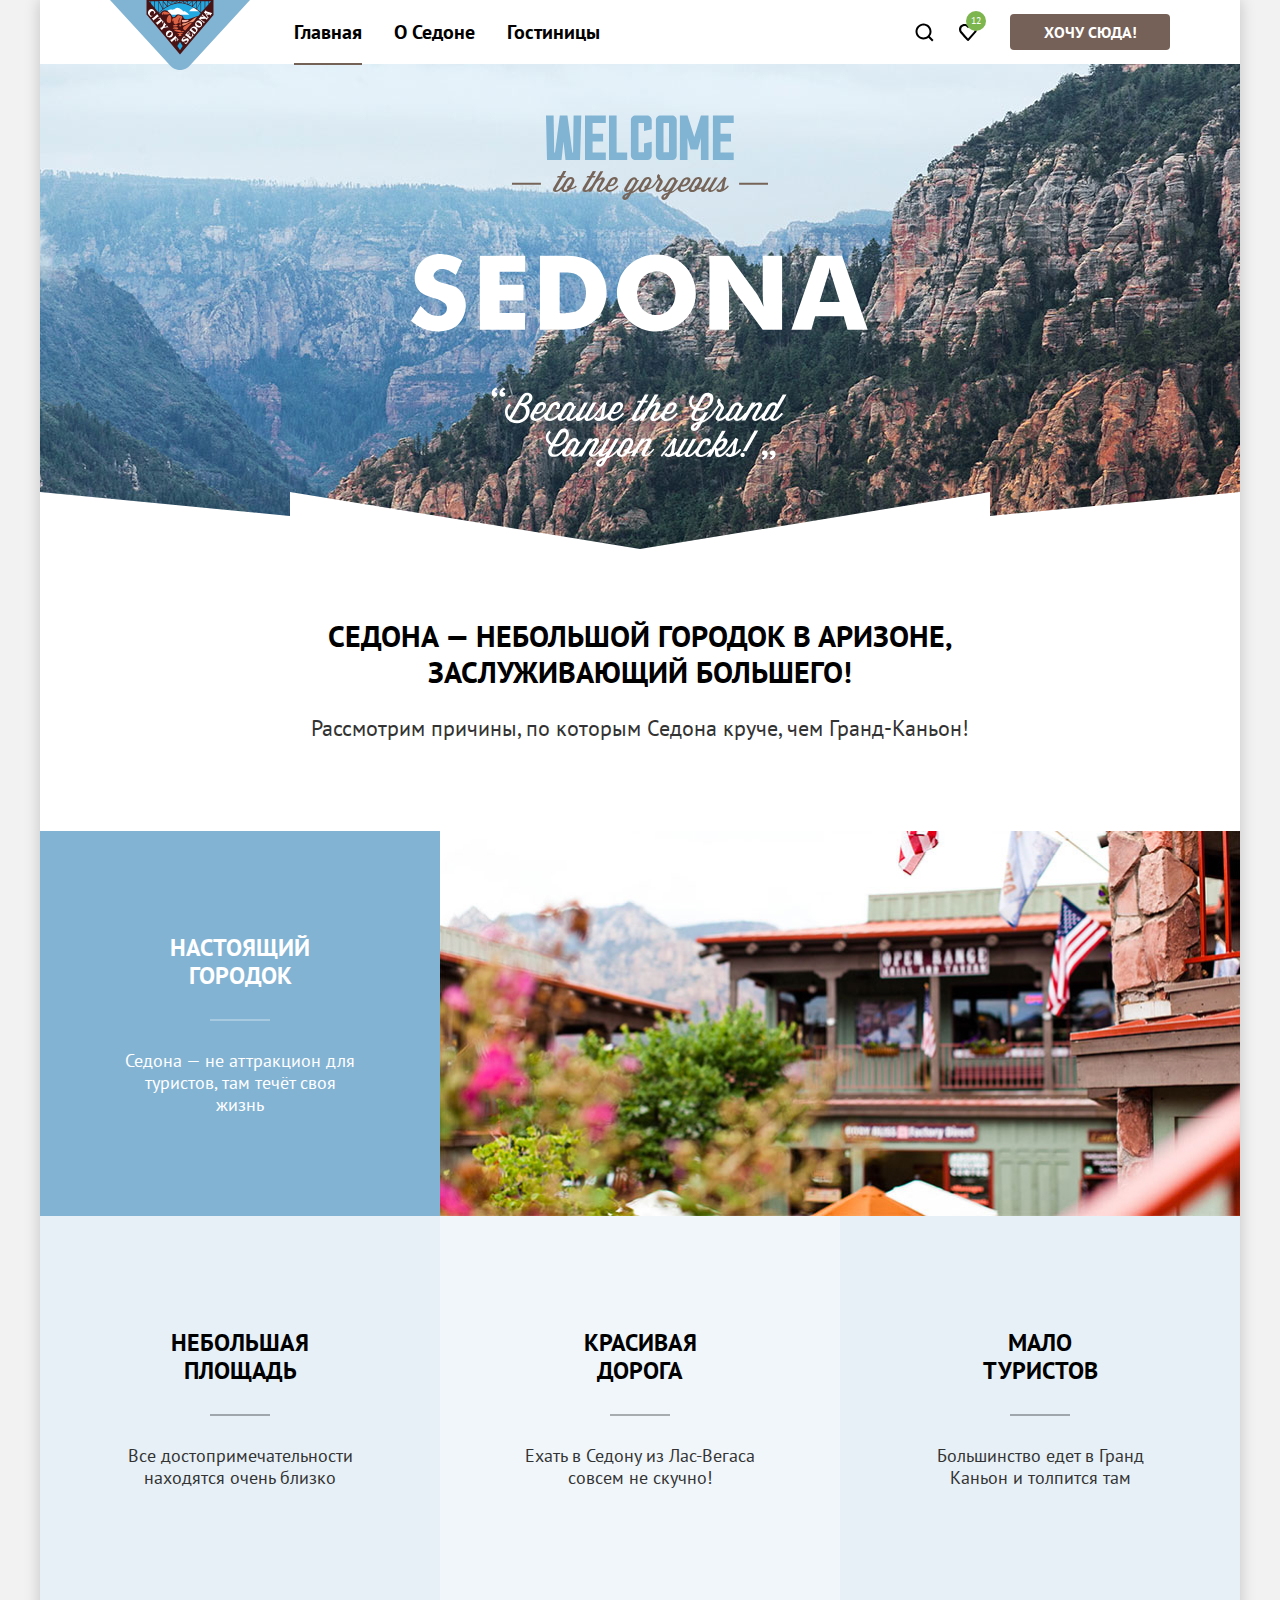
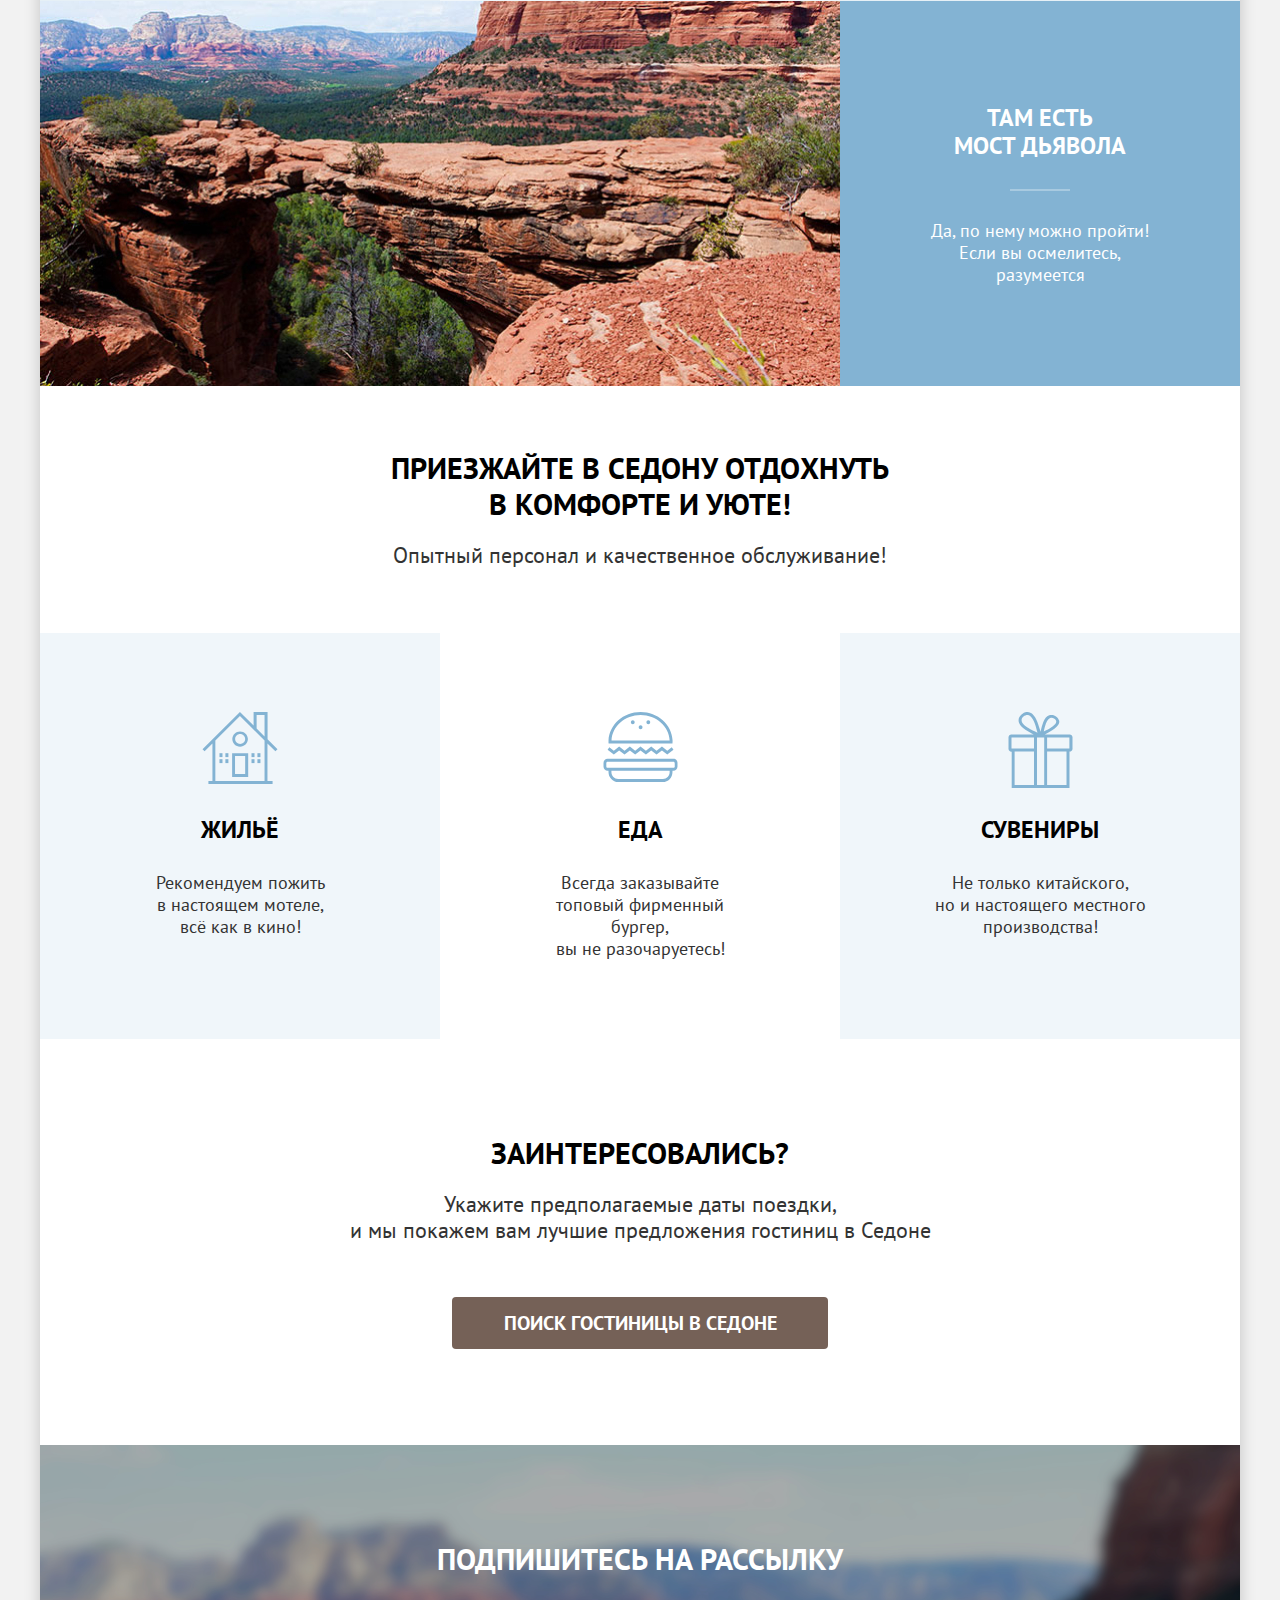
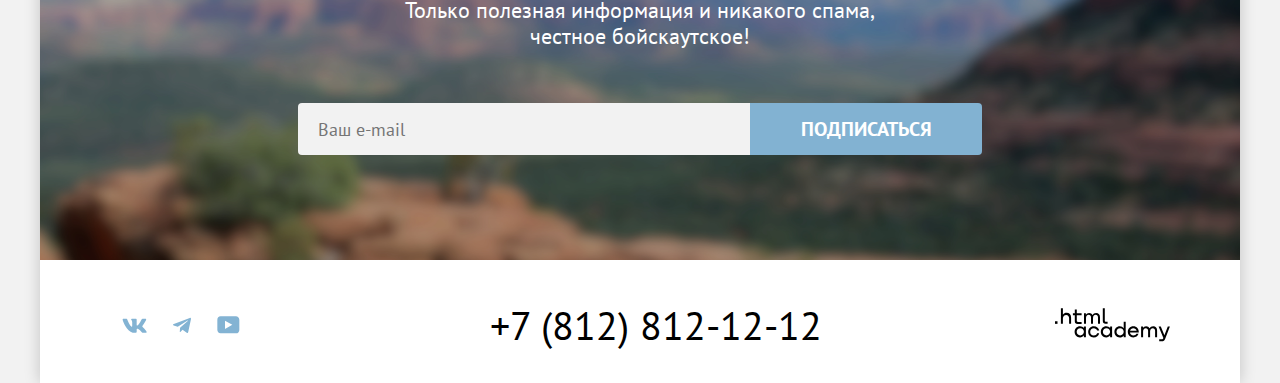
<file: index.html>
<!DOCTYPE html>
<html lang="ru">

  <head>
    <meta charset="utf-8">
    <title>HTML Academy: Седона</title>
    <link rel="icon" href="favicon.ico">
    <link rel="stylesheet" href="./styles/style.css">
  </head>

  <body class="home">
    <div class="container">
      <header class="header">
        <a href="index.html" class="logo-link">
          <img src="./images/logo.svg" alt="#" class="logo-image" width="140" height="70">
        </a>
        <nav class="nav">
          <ul class="main-menu">
            <li class="menu-item">
              <a href="#" class="menu-link menu-link-active">Главная</a>
            </li>
            <li class="menu-item">
              <a href="#" class="menu-link">О Седоне</a>
            </li>
            <li class="menu-item">
              <a href="catalog.html" class="menu-link">Гостиницы</a>
            </li>
          </ul>
          <ul class="user-menu">
            <li class="user-menu-item">
              <a href="#" class="user-menu-link menu-search">
                <span class="visually-hidden">Поиск по сайту</span>
                <svg width="20" height="20" viewBox="0 0 20 20" fill="none" xmlns="http://www.w3.org/2000/svg">
                  <path
                    d="M19.5 18.0083L15.8 14.3287C16.8 13.0359 17.5 11.3453 17.5 9.4558C17.5 5.08011 13.9 1.5 9.5 1.5C5.1 1.5 1.5 5.17956 1.5 9.55525C1.5 13.9309 5.1 17.511 9.5 17.511C11.3 17.511 13 16.9144 14.4 15.8204L18.1 19.5L19.5 18.0083ZM9.5 15.5221C6.2 15.5221 3.5 12.837 3.5 9.55525C3.5 6.27348 6.2 3.5884 9.5 3.5884C12.8 3.5884 15.5 6.27348 15.5 9.55525C15.5 12.837 12.8 15.5221 9.5 15.5221Z"
                    fill="currentColor" />
                </svg>
              </a>
            </li>
            <li class="user-menu-item">
              <a href="#" class="user-menu-link menu-favorite">
                <span class="visually-hidden">Избранное</span>
                <svg width="18" height="17" viewBox="0 0 18 17" fill="none" xmlns="http://www.w3.org/2000/svg">
                  <path
                    d="M8.9 17C8.6 17 8.3 16.9 8.1 16.6C2.7 10.5 1.4 9.1 1.1 8.7C0.4 7.8 0 6.6 0 5.4C0 2.4 2.4 0 5.5 0C6.8 0 8 0.5 9 1.3C10 0.5 11.3 0 12.5 0C15.5 0 18 2.4 18 5.4C18 6.7 17.5 7.9 16.7 8.8L9.7 16.7C9.5 16.9 9.3 17 8.9 17ZM2.9 7.5C3.2 7.9 6.4 11.5 9 14.4L15.2 7.4C15.7 6.9 15.9 6.2 15.9 5.4C15.9 3.6 14.4 2.1 12.6 2.1C11.6 2.1 10.6 2.6 9.9 3.4C9.6 3.7 9.3 3.8 9 3.8C8.7 3.8 8.4 3.6 8.2 3.4C7.5 2.6 6.5 2.1 5.5 2.1C3.7 2.1 2.2 3.6 2.2 5.4C2.1 6.3 2.5 7 2.9 7.5C2.8 7.5 2.8 7.5 2.9 7.5Z"
                    fill="CurrentColor" />
                </svg>
                <span class="fav-count">12</span>
              </a>
            </li>
            <li class="user-menu-item">
              <a href="#" class="user-menu-link-button">Хочу сюда!</a>
            </li>
          </ul>
        </nav>
      </header>
      <main class="main">
        <h1 class="visually-hidden">Неофициальный сайт города Седона</h1>
        <section class="welcome">
          <h2 class="visually-hidden">Приглашение посетить туристический город</h2>
          <img src="./images/welcome.svg" alt="" class="welcome-image" width="458" height="352">
        </section>
        <section class="advantages">
          <h2 class="visually-hidden">Преимущества</h2>
          <p class="advantages-text">Седона — небольшой городок в Аризоне,<br> заслуживающий большего!</p>
          <p class="advantages-subtext">Рассмотрим причины, по которым Седона круче, чем Гранд-Каньон!</p>
          <ul class="advantages-list">
            <li class="advantages-item advantages-spec">
              <div class="advantages-cube">
                <h3 class="advantages-title">Настоящий городок</h3>
                <p class="advantages-discription advantages-spec">Седона — не аттракцион для туристов,
                  там течёт своя жизнь</p>
              </div>
              <img src="./images/photo-1.jpg" alt="" class="advantages-image" width="800" height="385">
            </li>
            <li class="advantages-item">
              <div class="advantages-cube">
                <h3 class="advantages-title">Небольшая площадь
                </h3>
                <p class="advantages-discription">Все достопримечательности находятся очень близко</p>
              </div>
            </li>
            <li class="advantages-item">
              <div class="advantages-cube">
                <h3 class="advantages-title">Красивая дорога</h3>
                <p class="advantages-discription">Ехать в Седону из Лас-Вегаса совсем не скучно!</p>
              </div>
            </li>
            <li class="advantages-item">
              <div class="advantages-cube">
                <h3 class="advantages-title">Мало туристов</h3>
                <p class="advantages-discription">Большинство едет в Гранд Каньон и толпится там</p>
              </div>
            </li>
            <li class="advantages-item advantages-spec">
              <img src="./images/photo-2.jpg" alt="" class="advantages-image" width="800" height="385">
              <div class="advantages-cube">
                <h3 class="advantages-title">Там есть<br> мост дьявола</h3>
                <p class="advantages-discription">Да, по нему можно пройти! Если вы осмелитесь,
                  разумеется
                </p>
              </div>
            </li>
          </ul>
        </section>
        <section class="service">
          <h2 class="visually-hidden">Сервис</h2>
          <p class="service-text">Приезжайте в Седону отдохнуть<br> в комфорте и уюте!</p>
          <p class="service-subtext">Опытный персонал и качественное обслуживание!</p>
          <ul class="service-list">
            <li class="service-item house">
              <h3 class="service-title ">Жильё</h3>
              <p class="service-description">Рекомендуем пожить<br> в настоящем мотеле,<br> всё как в
                кино!
              </p>
            </li>
            <li class="service-item burger">
              <h3 class="service-title">Еда</h3>
              <p class="service-description">Всегда заказывайте<br> топовый фирменный бургер,<br> вы не
                разочаруетесь!
              </p>
            </li>
            <li class="service-item present">
              <h3 class="service-title">Сувениры</h3>
              <p class="service-description">Не только китайского,<br> но и настоящего местного<br>
                производства!
              </p>
            </li>
          </ul>
        </section>
        <section class="search">
          <h2 class="visually-hidden">Поиск гостиницы в Седоне</h2>
          <p class="search-text">Заинтересовались?</p>
          <p class="search-subtext">Укажите предполагаемые даты поездки,<br> и мы покажем вам лучшие
            предложения гостиниц в Седоне
          </p>
          <a href="#" class="search-link">Поиск гостиницы в Седоне</a>
        </section>
      </main>
      <footer class="footer">
        <section class="subscription">
          <h2 class="visually-hidden">Подписка на рассылку новостей</h2>
          <p class="subscription-text">Подпишитесь на рассылку</p>
          <p class="subscription-subtext">Только полезная информация и никакого спама,<br> честное
            бойскаутское!
          </p>
          <form action="http://echo.htmlacademy.ru" class="subscribe-form" method="post">
            <input type="email" name="subscribe-email" class="subscribe-input" placeholder="Ваш e-mail" required>
            <button type="submit" class="subscribe-button">Подписаться</button>
          </form>
        </section>
        <section class="contacts">
          <h2 class="visually-hidden">Социальные сети</h2>
          <ul class="socials">
            <li class="social-item">
              <a href="https://vk.com/htmlacademy" class="socials-link">
                <span class="visually-hidden">vkontakte</span>
                <svg width="25" height="15" viewBox="0 0 25 15" fill="none" xmlns="http://www.w3.org/2000/svg">
                  <path fill-rule="evenodd" clip-rule="evenodd"
                    d="M24.1164 1.80445C24.2824 1.25845 24.1164 0.856445 23.3214 0.856445H20.6964C20.0284 0.856445 19.7204 1.20345 19.5534 1.58645C19.5534 1.58645 18.2184 4.78245 16.3274 6.85845C15.7154 7.46045 15.4374 7.65145 15.1034 7.65145C14.9364 7.65145 14.6854 7.46045 14.6854 6.91345V1.80445C14.6854 1.14845 14.5014 0.856445 13.9454 0.856445H9.81738C9.40038 0.856445 9.14938 1.16045 9.14938 1.44945C9.14938 2.07045 10.0954 2.21445 10.1924 3.96245V7.76045C10.1924 8.59345 10.0394 8.74444 9.70538 8.74444C8.81538 8.74444 6.65038 5.53345 5.36538 1.85945C5.11638 1.14445 4.86438 0.856445 4.19338 0.856445H1.56638C0.816382 0.856445 0.666382 1.20345 0.666382 1.58645C0.666382 2.26845 1.55638 5.65645 4.81138 10.1374C6.98138 13.1974 10.0364 14.8564 12.8194 14.8564C14.4884 14.8564 14.6944 14.4884 14.6944 13.8534V11.5404C14.6944 10.8034 14.8524 10.6564 15.3814 10.6564C15.7714 10.6564 16.4384 10.8484 17.9964 12.3234C19.7764 14.0724 20.0694 14.8564 21.0714 14.8564H23.6964C24.4464 14.8564 24.8224 14.4884 24.6064 13.7604C24.3684 13.0364 23.5184 11.9854 22.3914 10.7384C21.7794 10.0284 20.8614 9.26345 20.5824 8.88045C20.1934 8.38945 20.3044 8.17044 20.5824 7.73345C20.5824 7.73345 23.7824 3.30745 24.1154 1.80445H24.1164Z"
                    fill="currentColor" />
                </svg>
              </a>
            </li>
            <li class="social-item">
              <a href="https://t.me/htmlacademy" class="socials-link">
                <span class="visually-hidden">telegram</span>
                <svg width="18" height="16" viewBox="0 0 18 16" fill="none" xmlns="http://www.w3.org/2000/svg">
                  <path
                    d="M16.785 0.955705L0.840489 7.1042C-0.247661 7.54126 -0.241365 8.14828 0.640845 8.41897L4.73445 9.69597L14.2058 3.72014C14.6537 3.44766 15.0629 3.59424 14.7265 3.89281L7.05283 10.8183H7.05103L7.05283 10.8192L6.77045 15.0387C7.18413 15.0387 7.36669 14.8489 7.59871 14.625L9.58705 12.6915L13.7229 15.7464C14.4855 16.1664 15.0332 15.9506 15.2229 15.0405L17.9379 2.2453C18.2158 1.13107 17.5126 0.626562 16.785 0.955705Z"
                    fill="currentColor" />
                </svg>
              </a>
            </li>
            <li class="social-item">
              <a href="https://www.youtube.com/user/htmlacademyru" class="socials-link">
                <span class="visually-hidden">youtube</span>
                <svg width="23" height="18" viewBox="0 0 23 18" fill="none" xmlns="http://www.w3.org/2000/svg">
                  <path
                    d="M18.9402 0.356445H3.50738C1.64668 0.356445 0.333252 1.9502 0.333252 3.75645V13.8502C0.333252 15.7627 1.64668 17.3564 3.50738 17.3564H19.1591C20.8009 17.3564 22.3333 15.7627 22.3333 13.9564V3.75645C22.1143 1.9502 20.8009 0.356445 18.9402 0.356445ZM7.99494 12.8939V4.81894L15.3283 8.85645L7.99494 12.8939Z"
                    fill="currentColor" />
                </svg>
              </a>
            </li>
          </ul>
          <div class="phones">
            <a href="tel:+78128121212" class="phones">+7 (812) 812-12-12</a>
          </div>
          <a href="https://htmlacademy.ru/" class="logo-academy" aria-label="HTMLAcademy">
            <svg width="115" height="34" viewBox="0 0 115 34" role="img" fill="none" xmlns="http://www.w3.org/2000/svg">
              <path d="M0 13.2564V15.8564H2.5V13.2564H0Z" fill="currentColor" />
              <path
                d="M11.6 4.85645C10 4.85645 8.8 5.55645 8 6.55645H7.9V0.356445H5.9V15.8564H7.9V10.5564C7.9 8.45645 9.2 6.95645 11.2 6.95645C13 6.95645 14.1 8.35645 14.1 10.1564V15.8564H16.1V9.75644C16.2 6.75644 14.3 4.85645 11.6 4.85645Z"
                fill="currentColor" />
              <path
                d="M26.6 5.15645H21.8V1.45645H19.8V5.25645H17.9V7.25645H19.8V13.2564C19.8 14.9564 20.8 15.9564 22.5 15.9564H26.6V13.9564H22.9C22.2 13.9564 21.8 13.5564 21.8 12.8564V7.15645H26.6V5.15645Z"
                fill="currentColor" />
              <path
                d="M41.1 4.95645C39.5 4.95645 38.2 5.75644 37.6 7.05645H37.5C36.9 5.85645 35.7 4.95645 34.1 4.95645C32.7 4.95645 31.6 5.75645 31 6.75645H30.9V5.15645H29V15.7564H31V10.3564C31 8.35645 32 6.85645 33.6 6.85645C35.1 6.85645 36 7.85645 36 9.45645V15.7564H38V10.1564C38 7.75645 39.4 6.85645 40.6 6.85645C42.1 6.85645 43 7.85645 43 9.45645V15.7564H45V9.25644C45.1 6.75644 43.6 4.95645 41.1 4.95645Z"
                fill="currentColor" />
              <path
                d="M47.8 13.0564C47.8 14.7564 48.8 15.7564 50.6 15.7564H52.6V13.7564H50.9C50.2 13.7564 49.8 13.3564 49.8 12.6564V0.356445H47.8V13.0564Z"
                fill="currentColor" />
              <path
                d="M28.9 20.0564C28 18.9564 26.7 18.2564 25 18.2564C21.9 18.2564 19.6 20.5564 19.6 23.8564C19.6 27.1564 21.9 29.4564 25 29.4564C26.8 29.4564 28 28.6564 28.8 27.5564H28.9V29.1564H30.9V18.5564H28.9V20.0564ZM25.3 27.4564C23.1 27.4564 21.7 25.8564 21.7 23.8564C21.7 21.8564 23.1 20.2564 25.3 20.2564C27.5 20.2564 28.9 21.8564 28.9 23.8564C28.9 25.7564 27.5 27.4564 25.3 27.4564Z"
                fill="currentColor" />
              <path
                d="M44.2 22.3564C43.7 19.9564 41.6 18.2564 38.8 18.2564C35.4 18.2564 33.2 20.7564 33.2 23.8564C33.2 26.9564 35.4 29.4564 38.8 29.4564C41.6 29.4564 43.7 27.6564 44.2 25.2564H42.1C41.7 26.5564 40.4 27.5564 38.8 27.5564C36.6 27.5564 35.2 25.9564 35.2 23.9564C35.2 21.9564 36.6 20.3564 38.8 20.3564C40.4 20.3564 41.6 21.3564 42.1 22.5564H44.2V22.3564Z"
                fill="currentColor" />
              <path
                d="M55.1 20.0564C54.2 18.9564 52.9 18.2564 51.2 18.2564C48.1 18.2564 45.8 20.5564 45.8 23.8564C45.8 27.1564 48.1 29.4564 51.2 29.4564C53 29.4564 54.2 28.6564 55 27.5564H55.1V29.1564H57.1V18.5564H55.1V20.0564ZM51.5 27.4564C49.3 27.4564 47.9 25.8564 47.9 23.8564C47.9 21.8564 49.3 20.2564 51.5 20.2564C53.7 20.2564 55.1 21.8564 55.1 23.8564C55.1 25.7564 53.6 27.4564 51.5 27.4564Z"
                fill="currentColor" />
              <path
                d="M68.7 20.1564C67.8 19.0564 66.5 18.2564 64.8 18.2564C61.7 18.2564 59.4 20.5564 59.4 23.8564C59.4 27.1564 61.6 29.4564 64.8 29.4564C66.5 29.4564 67.8 28.6564 68.6 27.6564H68.7V29.1564H70.7V13.7564H68.7V20.1564ZM65.1 27.4564C62.9 27.4564 61.5 25.8564 61.5 23.8564C61.5 21.8564 62.9 20.2564 65.1 20.2564C67.3 20.2564 68.7 21.8564 68.7 23.8564C68.6 25.8564 67.2 27.4564 65.1 27.4564Z"
                fill="currentColor" />
              <path
                d="M78.3 18.2564C75 18.2564 72.8 20.7564 72.8 23.8564C72.8 26.8564 74.9 29.4564 78.3 29.4564C80.8 29.4564 82.8 28.1564 83.5 25.8564H81.4C80.9 26.8564 79.8 27.4564 78.4 27.4564C76.5 27.4564 75.1 26.1564 75 24.5564H83.8C84 20.9564 81.8 18.2564 78.3 18.2564ZM78.3 20.1564C80 20.1564 81.3 21.1564 81.6 22.7564H75.1C75.4 21.2564 76.6 20.1564 78.3 20.1564Z"
                fill="currentColor" />
              <path
                d="M98.2 18.2564C96.6 18.2564 95.3 19.0564 94.6 20.2564H94.5C93.9 19.0564 92.7 18.2564 91.1 18.2564C89.7 18.2564 88.6 18.9564 88 20.0564V18.5564H86.1V29.1564H88.1V23.7564C88.1 21.7564 89.1 20.3564 90.7 20.2564C92.2 20.2564 93.1 21.2564 93.1 22.8564V29.1564H95.1V23.5564C95.1 21.1564 96.5 20.2564 97.7 20.2564C99.2 20.2564 100.1 21.2564 100.1 22.8564V29.1564H102.1V22.6564C102.2 20.0564 100.7 18.2564 98.2 18.2564Z"
                fill="currentColor" />
              <path
                d="M109.4 27.3564L105.8 18.4564H103.6L108.4 30.0564C108.1 30.9564 107.7 31.2564 106.7 31.2564H104.2V33.2564H106.7C108.5 33.2564 109.5 32.4564 110.2 30.6564L114.9 18.4564H112.8L109.4 27.3564Z"
                fill="currentColor" />
            </svg>
          </a>
        </section>
      </footer>
    </div>
    <div class="modal modal-close">
      <div class="modal-container">
        <button class="close-modal-button" type="button">
          <span class="visually-hidden">Закрыть модальное окно</span>
        </button>
        <h2 class="modal-title">Поиск гостиницы в Седоне</h2>
        <form action="http://echo.htmlacademy.ru" method="post">
          <div class="form-wrapper">
            <div class="row-container">
              <label for="date-arrival" class="modal-label">Дата Заезда:</label>
              <div class="input-container">
                <input type="text" class="modal-input" id="date-arrival" name="date-arrival" value="27 апреля 2020"
                  placeholder="Укажите дату заезда" required>
                <p class="modal-message error">Мы не можем отправить вас в прошлое.</p>
              </div>
            </div>
            <div class="row-container">
              <label for="date-departure" class="modal-label">Дата Выезда:</label>
              <div class="input-container">
                <input type="text" class="modal-input" id="date-departure" name="date-departure" value="1 сентября 2023"
                  placeholder="Укажите дату выезда" required>
                <p class="modal-message">На эти даты есть свободные номера. Пока есть.</p>
              </div>
            </div>
            <div class="row-container">
              <div class="short-complex">
                <label for="adults" class="modal-label">Взрослые:</label>
                <div class="complex-input">
                  <button class="complex-input-button minus" type="button">
                    <span class="visually-hidden">Уменьшить значение на единицу</span>
                    <svg width="20" height="20" viewBox="0 0 20 20" fill="none" xmlns="http://www.w3.org/2000/svg">
                      <path d="M3 9V11H17V9H3Z" fill="currentColor" />
                    </svg>
                  </button>
                  <input type="text" class="complex-input-input" name="adults" id="adults" value="2" required>
                  <button class="complex-input-button plus" type="button">
                    <span class="visually-hidden">Увеличить значение на единицу</span>
                    <svg width="20" height="20" viewBox="0 0 20 20" fill="none" xmlns="http://www.w3.org/2000/svg">
                      <path d="M17 9H11V3H9V9H3V11H9V17H11V11H17V9Z" fill="currentColor" />
                    </svg>
                  </button>
                </div>
              </div>
              <div class="short-complex short-complex-children">
                <div class="tooltip-container">
                  <label for="children" class="modal-label">Дети:</label>
                  <button class="tooltip-active" type="button">
                    <span class="visually-hidden">Показать дополнительную информацию</span>
                    <svg width="2" height="12" viewBox="0 0 2 12" fill="none" xmlns="http://www.w3.org/2000/svg">
                      <path fill-rule="evenodd" clip-rule="evenodd" d="M0 0H2V2H0V0ZM2 12H0V3H2V12Z" fill="white" />
                    </svg>
                  </button>
                  <span class="tooltip-info-wrapper">
                    <span class="tooltip-info">Укажите количество детей, которые будут с
                      вами, возраст которых от 6 до 18 лет. Дети до 6 лет размещаются бесплатно.</span>
                  </span>
                </div>

                <div class="complex-input">
                  <button class="complex-input-button minus" type="button">
                    <span class="visually-hidden">Уменьшить значение на единицу</span>
                    <svg width="20" height="20" viewBox="0 0 20 20" fill="none" xmlns="http://www.w3.org/2000/svg">
                      <path d="M3 9V11H17V9H3Z" fill="currentColor" />
                    </svg>
                  </button>
                  <input type="text" class="complex-input-input" value="2" name="children" id="children" required>
                  <button class="complex-input-button plus" type="button">
                    <span class="visually-hidden">Увеличить значение на единицу</span>
                    <svg width="20" height="20" viewBox="0 0 20 20" fill="none" xmlns="http://www.w3.org/2000/svg">
                      <path d="M17 9H11V3H9V9H3V11H9V17H11V11H17V9Z" fill="currentColor" />
                    </svg>
                  </button>
                </div>
              </div>
            </div>
          </div>
          <button class="modal-submit" type="submit">Найти</button>
        </form>
      </div>
    </div>
    <script src="./scripts/script.js"></script>
  </body>

</html>
</file>
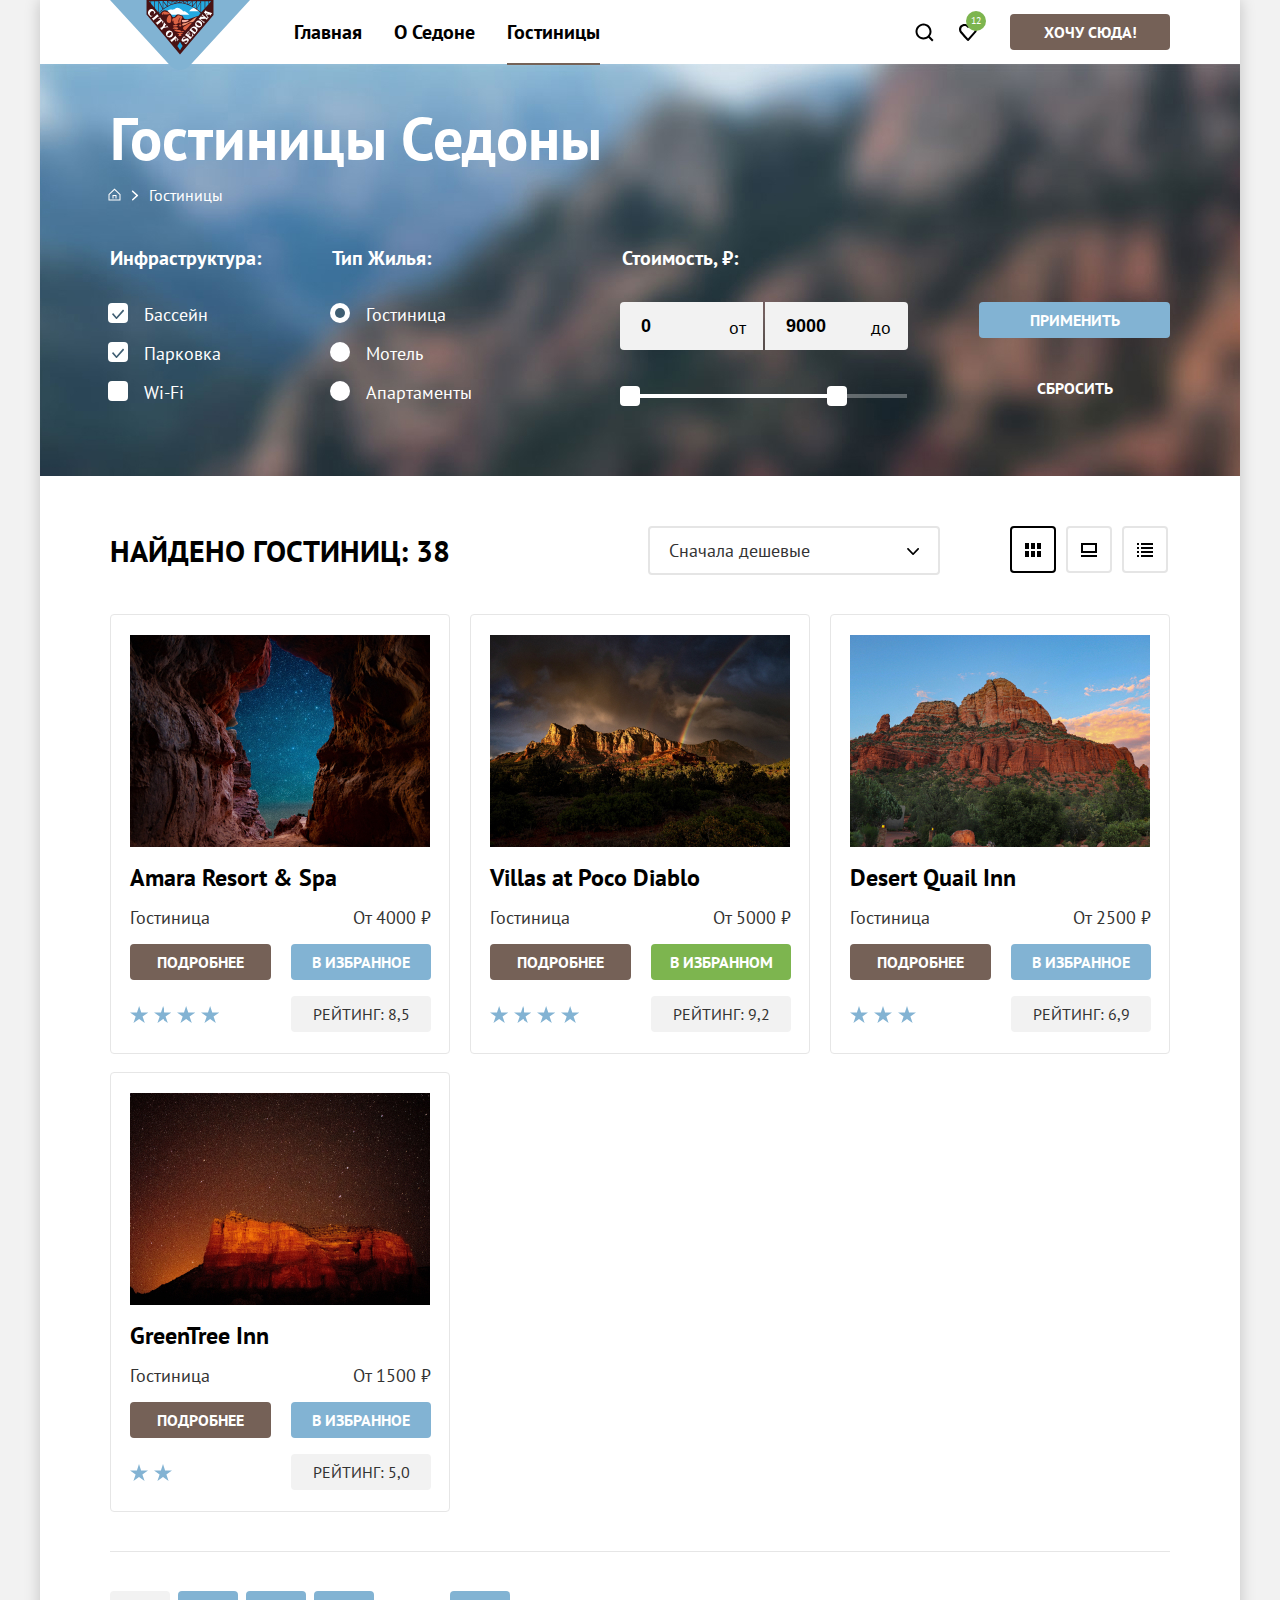
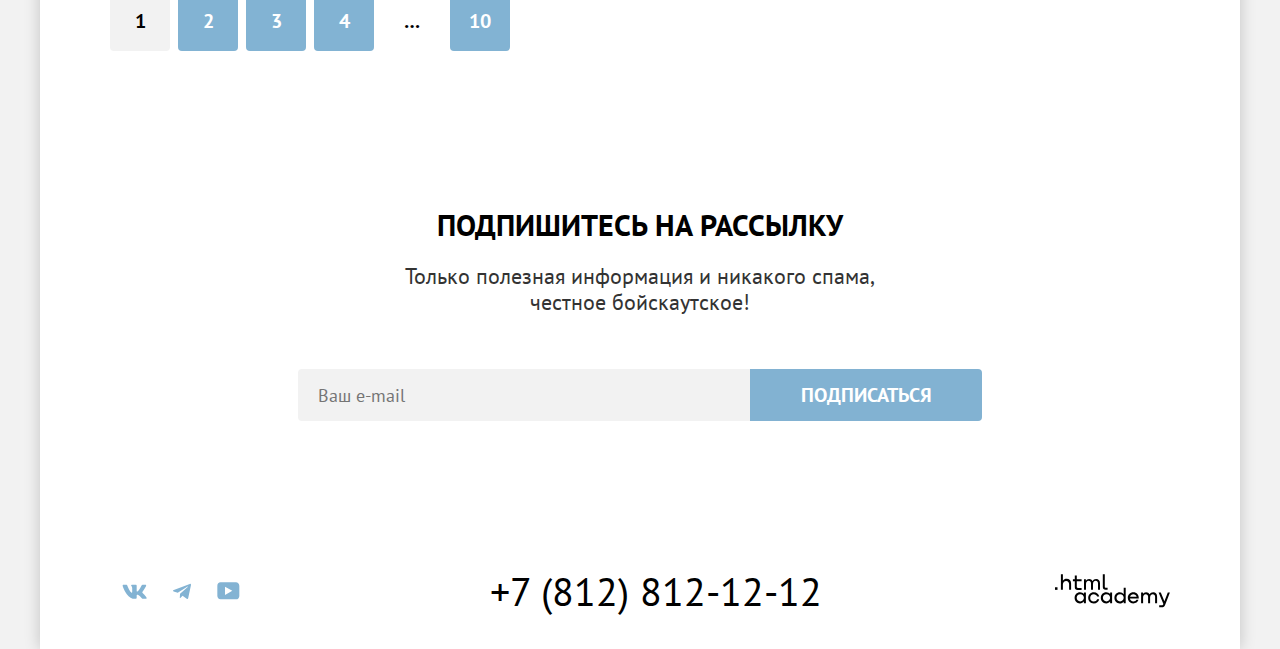
<file: catalog.html>
<!DOCTYPE html>
<html lang="ru">

  <head>
    <meta charset="utf-8">
    <title>HTML Academy: Седона</title>
    <link rel="icon" href="favicon.ico">
    <link rel="stylesheet" href="./styles/style.css">
  </head>

  <body>
    <div class="container">
      <header class="header">
        <a href="index.html" class="logo-link">
          <img src="./images/logo.svg" alt="#" class="logo-image" width="140" height="70">
        </a>
        <nav class="nav">
          <ul class="main-menu">
            <li class="menu-item">
              <a href="index.html" class="menu-link">Главная</a>
            </li>
            <li class="menu-item">
              <a href="#" class="menu-link">О Седоне</a>
            </li>
            <li class="menu-item">
              <a href="#" class="menu-link menu-link-active">Гостиницы</a>
            </li>
          </ul>
          <ul class="user-menu">
            <li class="user-menu-item">
              <a href="#" class="user-menu-link menu-search">
                <span class="visually-hidden">Поиск по сайту</span>
                <svg width="20" height="20" viewBox="0 0 20 20" fill="none" xmlns="http://www.w3.org/2000/svg">
                  <path
                    d="M19.5 18.0083L15.8 14.3287C16.8 13.0359 17.5 11.3453 17.5 9.4558C17.5 5.08011 13.9 1.5 9.5 1.5C5.1 1.5 1.5 5.17956 1.5 9.55525C1.5 13.9309 5.1 17.511 9.5 17.511C11.3 17.511 13 16.9144 14.4 15.8204L18.1 19.5L19.5 18.0083ZM9.5 15.5221C6.2 15.5221 3.5 12.837 3.5 9.55525C3.5 6.27348 6.2 3.5884 9.5 3.5884C12.8 3.5884 15.5 6.27348 15.5 9.55525C15.5 12.837 12.8 15.5221 9.5 15.5221Z"
                    fill="currentColor" />
                </svg>
              </a>
            </li>
            <li class="user-menu-item">
              <a href="#" class="user-menu-link menu-favorite">
                <span class="visually-hidden">Избранное</span>
                <svg width="18" height="17" viewBox="0 0 18 17" fill="none" xmlns="http://www.w3.org/2000/svg">
                  <path
                    d="M8.9 17C8.6 17 8.3 16.9 8.1 16.6C2.7 10.5 1.4 9.1 1.1 8.7C0.4 7.8 0 6.6 0 5.4C0 2.4 2.4 0 5.5 0C6.8 0 8 0.5 9 1.3C10 0.5 11.3 0 12.5 0C15.5 0 18 2.4 18 5.4C18 6.7 17.5 7.9 16.7 8.8L9.7 16.7C9.5 16.9 9.3 17 8.9 17ZM2.9 7.5C3.2 7.9 6.4 11.5 9 14.4L15.2 7.4C15.7 6.9 15.9 6.2 15.9 5.4C15.9 3.6 14.4 2.1 12.6 2.1C11.6 2.1 10.6 2.6 9.9 3.4C9.6 3.7 9.3 3.8 9 3.8C8.7 3.8 8.4 3.6 8.2 3.4C7.5 2.6 6.5 2.1 5.5 2.1C3.7 2.1 2.2 3.6 2.2 5.4C2.1 6.3 2.5 7 2.9 7.5C2.8 7.5 2.8 7.5 2.9 7.5Z"
                    fill="CurrentColor" />
                </svg>
                <span class="fav-count">12</span>
              </a>
            </li>
            <li class="user-menu-item">
              <a href="#" class="user-menu-link-button">Хочу сюда!</a>
            </li>
          </ul>
        </nav>
      </header>
      <main class="main">
        <div class="filter-container">
          <h1 class="page-title">Гостиницы Седоны</h1>
          <ul class="breadcrambs">
            <li class="bc-item">
              <a href="#" class="bk-link bk-link-catalog-house">
                <span class="visually-hidden">Главная</span>
              </a>
            </li>
            <li class="bc-item">
              <a href="#" class="bk-link">Гостиницы</a>
            </li>
          </ul>
          <form action="http://echo.htmlacademy.ru" method="get" class="filter">
            <fieldset class="filter-group filter-group-infra">
              <legend class="filter-title">Инфраструктура:</legend>
              <ul class="filter-list">
                <li class="filter-item">
                  <input id="pool" name="pool" type="checkbox" class="visually-hidden checkbox control" checked>
                  <label for="pool" class="checkbox-label control-label">Бассейн</label>
                </li>
                <li class="filter-item">
                  <input id="parking" name="parking" type="checkbox" class="visually-hidden checkbox control" checked>
                  <label for="parking" class="checkbox-label control-label">Парковка</label>
                </li>
                <li class="filter-item">
                  <input id="wifi" name="wifi" type="checkbox" class="visually-hidden checkbox control">
                  <label for="wifi" class="checkbox-label control-label">Wi-Fi</label>
                </li>
              </ul>
            </fieldset>
            <fieldset class="filter-group filter-group-type">
              <legend class="filter-title">Тип Жилья:</legend>
              <ul class="filter-list">
                <li class="filter-item">
                  <input id="hotel" value="hotel" name="type" type="radio" class="visually-hidden radio control"
                    checked>
                  <label for="hotel" class="radio-label control-label">Гостиница</label>
                </li>
                <li class="filter-item">
                  <input id="motel" value="motel" name="type" type="radio" class="visually-hidden radio control">
                  <label for="motel" class="radio-label control-label">Мотель</label>
                </li>
                <li class="filter-item">
                  <input id="apart" value="apart" name="type" type="radio" class="visually-hidden radio control">
                  <label for="apart" class="radio-label control-label">Апартаменты</label>
                </li>
              </ul>
            </fieldset>
            <fieldset class="filter-group filter-group-price">
              <legend class="filter-title">Стоимость, ₽:</legend>
              <div class="price-container">
                <label for="min-price" class="price-label price-label-min">от</label>
                <input type="number" class="price-input price-input-min" id="min-price" name="min-price" value="0">
                <label for="max-price" class="price-label price-label-max">до</label>
                <input type="number" class="price-input price-input-max" id="max-price" name="max-price" value="9000">
              </div>
              <div class="range-container">
                <div class="scale"></div>
                <div class="range"></div>
                <button type="button" class="range-handler range-handler-min">
                  <span class="visually-hidden">Установить нижнюю границу диапазона цены</span>
                </button>
                <button type="button" class="range-handler range-handler-max">
                  <span class="visually-hidden">Установить верхнюю границу диапазона цены</span>
                </button>
              </div>
            </fieldset>
            <fieldset class="filter-group filter-group-submit">
              <button type="submit" class="submit-filter-button">Применить</button>
              <button type="reset" class="reset-filter">Сбросить</button>
            </fieldset>
          </form>
        </div>
        <section class="result">
          <h2 class="visually-hidden">Результат поиска</h2>
          <p class="statistic">Найдено гостиниц: 38</p>
          <select class="sorting">
            <option value="chip">Сначала дешевые</option>
            <option value="expensive">Сначала дорогие</option>
            <option value="date">По дате</option>
          </select>
          <ul class="view-list">
            <li class="view-item">
              <button type="button" class="view-button view-button-active view-button-tile">
                <span class="visually-hidden">Плитка</span>
              </button>
            </li>
            <li class="view-item">
              <button type="button" class="view-button view-button-landscape">
                <span class="visually-hidden">Карточка</span>
              </button>
            </li>
            <li class="view-item">
              <button type="button" class="view-button view-button-list">
                <span class="visually-hidden">Список</span>
              </button>
            </li>
          </ul>
        </section>
        <section class="response">
          <h2 class="visually-hidden">Результат поиска</h2>
          <ul class="response-list">
            <li class="card">
              <a href="#" class="card-image-link">
                <img src="./images/hotel-1.jpg" alt="Amara Resort & Spa" class="card-image" width="300" height="212">
              </a>
              <a href="#" class="card-title">Amara Resort & Spa</a>
              <div class="card-description">
                <div class="card-line">
                  <span class="card-type">Гостиница</span>
                  <span class="card-price">От 4000 ₽</span>
                </div>
                <a href="#" class="card-button card-info">подробнее</a>
                <button class="card-button card-fav" type="button">в избранное</button>
                <div class="card-stars stars-four">
                  <span class="visually-hidden">звездность гостинницы - четыре звезды</span>
                </div>
                <div class="card-button card-raiting">Рейтинг: 8,5</div>
              </div>
            </li>
            <li class="card">
              <a href="#" class="card-image-link">
                <img src="./images/hotel-2.jpg" alt="Villas at Poco Diablo" class="card-image" width="300" height="212">
              </a>
              <a href="#" class="card-title">Villas at Poco Diablo</a>
              <div class="card-description">
                <div class="card-line">
                  <span class="card-type">Гостиница</span>
                  <span class="card-price">От 5000 ₽</span>
                </div>
                <a href="#" class="card-button card-info">подробнее</a>
                <button class="card-button card-fav-remove" type="button">в избранном</button>
                <div class="card-stars stars-four">
                  <span class="visually-hidden">звездность гостинницы - четыре звезды</span>
                </div>
                <div class="card-button card-raiting">Рейтинг: 9,2</div>
              </div>
            </li>
            <li class="card">
              <a href="#" class="card-image-link">
                <img src="./images/hotel-3.jpg" alt="Desert Quail Inn" class="card-image" width="300" height="212">
              </a>
              <a href="#" class="card-title">Desert Quail Inn</a>
              <div class="card-description">
                <div class="card-line">
                  <span class="card-type">Гостиница</span>
                  <span class="card-price">От 2500 ₽</span>
                </div>
                <a href="#" class="card-button card-info">подробнее</a>
                <button class="card-button card-fav" type="button">в избранное</button>
                <div class="card-stars stars-three">
                  <span class="visually-hidden">звездность гостинницы - три звезды</span>
                </div>
                <div class="card-button card-raiting">Рейтинг: 6,9</div>
              </div>
            </li>
            <li class="card">
              <a href="#" class="card-image-link">
                <img src="./images/hotel-4.jpg" alt="GreenTree Inn" class="card-image" width="300" height="212">
              </a>
              <a href="#" class="card-title">GreenTree Inn</a>
              <div class="card-description">
                <div class="card-line">
                  <span class="card-type">Гостиница</span>
                  <span class="card-price">От 1500 ₽</span>
                </div>
                <a href="#" class="card-button card-info">подробнее</a>
                <button class="card-button card-fav" type="button">в избранное</button>
                <div class="card-stars stars-two">
                  <span class="visually-hidden">звездность гостинницы - две звезды</span>
                </div>
                <div class="card-button card-raiting">Рейтинг: 5,0</div>
              </div>
            </li>
          </ul>
        </section>
        <section class="pagination">
          <h2 class="visually-hidden">Пагинация ответа</h2>
          <span class="visually-hidden">Страницы ответа поиска</span>
          <ul class="pagination-list">
            <li class="pagination-item">
              <a href="#" class="pagination-link pagination-link-active">1</a>
            </li>
            <li class="pagination-item">
              <a href="#" class="pagination-link">2</a>
            </li>
            <li class="pagination-item">
              <a href="#" class="pagination-link">3</a>
            </li>
            <li class="pagination-item">
              <a href="#" class="pagination-link">4</a>
            </li>
            <li class="pagination-item">
              <a href="#" class="pagination-link pagination-link-more">&#8230;</a>
            </li>
            <li class="pagination-item">
              <a href="#" class="pagination-link">10</a>
            </li>
          </ul>
        </section>
      </main>
      <footer class="footer">
        <section class="subscription">
          <h2 class="visually-hidden">Подписка на рассылку новостей</h2>
          <p class="subscription-text">Подпишитесь на рассылку</p>
          <p class="subscription-subtext">Только полезная информация и никакого спама,<br> честное
            бойскаутское!
          </p>
          <form action="http://echo.htmlacademy.ru" class="subscribe-form" method="post">
            <input type="email" name="subscribe-email" class="subscribe-input" placeholder="Ваш e-mail" required>
            <button type="submit" class="subscribe-button">Подписаться</button>
          </form>
        </section>
        <section class="contacts">
          <h2 class="visually-hidden">Социальные сети</h2>
          <ul class="socials">
            <li class="social-item">
              <a href="https://vk.com/htmlacademy" class="socials-link">
                <span class="visually-hidden">vkontakte</span>
                <svg width="25" height="15" viewBox="0 0 25 15" fill="none" xmlns="http://www.w3.org/2000/svg">
                  <path fill-rule="evenodd" clip-rule="evenodd"
                    d="M24.1164 1.80445C24.2824 1.25845 24.1164 0.856445 23.3214 0.856445H20.6964C20.0284 0.856445 19.7204 1.20345 19.5534 1.58645C19.5534 1.58645 18.2184 4.78245 16.3274 6.85845C15.7154 7.46045 15.4374 7.65145 15.1034 7.65145C14.9364 7.65145 14.6854 7.46045 14.6854 6.91345V1.80445C14.6854 1.14845 14.5014 0.856445 13.9454 0.856445H9.81738C9.40038 0.856445 9.14938 1.16045 9.14938 1.44945C9.14938 2.07045 10.0954 2.21445 10.1924 3.96245V7.76045C10.1924 8.59345 10.0394 8.74444 9.70538 8.74444C8.81538 8.74444 6.65038 5.53345 5.36538 1.85945C5.11638 1.14445 4.86438 0.856445 4.19338 0.856445H1.56638C0.816382 0.856445 0.666382 1.20345 0.666382 1.58645C0.666382 2.26845 1.55638 5.65645 4.81138 10.1374C6.98138 13.1974 10.0364 14.8564 12.8194 14.8564C14.4884 14.8564 14.6944 14.4884 14.6944 13.8534V11.5404C14.6944 10.8034 14.8524 10.6564 15.3814 10.6564C15.7714 10.6564 16.4384 10.8484 17.9964 12.3234C19.7764 14.0724 20.0694 14.8564 21.0714 14.8564H23.6964C24.4464 14.8564 24.8224 14.4884 24.6064 13.7604C24.3684 13.0364 23.5184 11.9854 22.3914 10.7384C21.7794 10.0284 20.8614 9.26345 20.5824 8.88045C20.1934 8.38945 20.3044 8.17044 20.5824 7.73345C20.5824 7.73345 23.7824 3.30745 24.1154 1.80445H24.1164Z"
                    fill="currentColor" />
                </svg>
              </a>
            </li>
            <li class="social-item">
              <a href="https://t.me/htmlacademy" class="socials-link">
                <span class="visually-hidden">telegram</span>
                <svg width="18" height="16" viewBox="0 0 18 16" fill="none" xmlns="http://www.w3.org/2000/svg">
                  <path
                    d="M16.785 0.955705L0.840489 7.1042C-0.247661 7.54126 -0.241365 8.14828 0.640845 8.41897L4.73445 9.69597L14.2058 3.72014C14.6537 3.44766 15.0629 3.59424 14.7265 3.89281L7.05283 10.8183H7.05103L7.05283 10.8192L6.77045 15.0387C7.18413 15.0387 7.36669 14.8489 7.59871 14.625L9.58705 12.6915L13.7229 15.7464C14.4855 16.1664 15.0332 15.9506 15.2229 15.0405L17.9379 2.2453C18.2158 1.13107 17.5126 0.626562 16.785 0.955705Z"
                    fill="currentColor" />
                </svg>
              </a>
            </li>
            <li class="social-item">
              <a href="https://www.youtube.com/user/htmlacademyru" class="socials-link">
                <span class="visually-hidden">youtube</span>
                <svg width="23" height="18" viewBox="0 0 23 18" fill="none" xmlns="http://www.w3.org/2000/svg">
                  <path
                    d="M18.9402 0.356445H3.50738C1.64668 0.356445 0.333252 1.9502 0.333252 3.75645V13.8502C0.333252 15.7627 1.64668 17.3564 3.50738 17.3564H19.1591C20.8009 17.3564 22.3333 15.7627 22.3333 13.9564V3.75645C22.1143 1.9502 20.8009 0.356445 18.9402 0.356445ZM7.99494 12.8939V4.81894L15.3283 8.85645L7.99494 12.8939Z"
                    fill="currentColor" />
                </svg>
              </a>
            </li>
          </ul>
          <div class="phones">
            <a href="tel:+78128121212" class="phones">+7 (812) 812-12-12</a>
          </div>
          <a href="https://htmlacademy.ru/" class="logo-academy" aria-label="HTMLAcademy">
            <svg width="115" height="34" viewBox="0 0 115 34" role="img" fill="none" xmlns="http://www.w3.org/2000/svg">
              <path d="M0 13.2564V15.8564H2.5V13.2564H0Z" fill="currentColor" />
              <path
                d="M11.6 4.85645C10 4.85645 8.8 5.55645 8 6.55645H7.9V0.356445H5.9V15.8564H7.9V10.5564C7.9 8.45645 9.2 6.95645 11.2 6.95645C13 6.95645 14.1 8.35645 14.1 10.1564V15.8564H16.1V9.75644C16.2 6.75644 14.3 4.85645 11.6 4.85645Z"
                fill="currentColor" />
              <path
                d="M26.6 5.15645H21.8V1.45645H19.8V5.25645H17.9V7.25645H19.8V13.2564C19.8 14.9564 20.8 15.9564 22.5 15.9564H26.6V13.9564H22.9C22.2 13.9564 21.8 13.5564 21.8 12.8564V7.15645H26.6V5.15645Z"
                fill="currentColor" />
              <path
                d="M41.1 4.95645C39.5 4.95645 38.2 5.75644 37.6 7.05645H37.5C36.9 5.85645 35.7 4.95645 34.1 4.95645C32.7 4.95645 31.6 5.75645 31 6.75645H30.9V5.15645H29V15.7564H31V10.3564C31 8.35645 32 6.85645 33.6 6.85645C35.1 6.85645 36 7.85645 36 9.45645V15.7564H38V10.1564C38 7.75645 39.4 6.85645 40.6 6.85645C42.1 6.85645 43 7.85645 43 9.45645V15.7564H45V9.25644C45.1 6.75644 43.6 4.95645 41.1 4.95645Z"
                fill="currentColor" />
              <path
                d="M47.8 13.0564C47.8 14.7564 48.8 15.7564 50.6 15.7564H52.6V13.7564H50.9C50.2 13.7564 49.8 13.3564 49.8 12.6564V0.356445H47.8V13.0564Z"
                fill="currentColor" />
              <path
                d="M28.9 20.0564C28 18.9564 26.7 18.2564 25 18.2564C21.9 18.2564 19.6 20.5564 19.6 23.8564C19.6 27.1564 21.9 29.4564 25 29.4564C26.8 29.4564 28 28.6564 28.8 27.5564H28.9V29.1564H30.9V18.5564H28.9V20.0564ZM25.3 27.4564C23.1 27.4564 21.7 25.8564 21.7 23.8564C21.7 21.8564 23.1 20.2564 25.3 20.2564C27.5 20.2564 28.9 21.8564 28.9 23.8564C28.9 25.7564 27.5 27.4564 25.3 27.4564Z"
                fill="currentColor" />
              <path
                d="M44.2 22.3564C43.7 19.9564 41.6 18.2564 38.8 18.2564C35.4 18.2564 33.2 20.7564 33.2 23.8564C33.2 26.9564 35.4 29.4564 38.8 29.4564C41.6 29.4564 43.7 27.6564 44.2 25.2564H42.1C41.7 26.5564 40.4 27.5564 38.8 27.5564C36.6 27.5564 35.2 25.9564 35.2 23.9564C35.2 21.9564 36.6 20.3564 38.8 20.3564C40.4 20.3564 41.6 21.3564 42.1 22.5564H44.2V22.3564Z"
                fill="currentColor" />
              <path
                d="M55.1 20.0564C54.2 18.9564 52.9 18.2564 51.2 18.2564C48.1 18.2564 45.8 20.5564 45.8 23.8564C45.8 27.1564 48.1 29.4564 51.2 29.4564C53 29.4564 54.2 28.6564 55 27.5564H55.1V29.1564H57.1V18.5564H55.1V20.0564ZM51.5 27.4564C49.3 27.4564 47.9 25.8564 47.9 23.8564C47.9 21.8564 49.3 20.2564 51.5 20.2564C53.7 20.2564 55.1 21.8564 55.1 23.8564C55.1 25.7564 53.6 27.4564 51.5 27.4564Z"
                fill="currentColor" />
              <path
                d="M68.7 20.1564C67.8 19.0564 66.5 18.2564 64.8 18.2564C61.7 18.2564 59.4 20.5564 59.4 23.8564C59.4 27.1564 61.6 29.4564 64.8 29.4564C66.5 29.4564 67.8 28.6564 68.6 27.6564H68.7V29.1564H70.7V13.7564H68.7V20.1564ZM65.1 27.4564C62.9 27.4564 61.5 25.8564 61.5 23.8564C61.5 21.8564 62.9 20.2564 65.1 20.2564C67.3 20.2564 68.7 21.8564 68.7 23.8564C68.6 25.8564 67.2 27.4564 65.1 27.4564Z"
                fill="currentColor" />
              <path
                d="M78.3 18.2564C75 18.2564 72.8 20.7564 72.8 23.8564C72.8 26.8564 74.9 29.4564 78.3 29.4564C80.8 29.4564 82.8 28.1564 83.5 25.8564H81.4C80.9 26.8564 79.8 27.4564 78.4 27.4564C76.5 27.4564 75.1 26.1564 75 24.5564H83.8C84 20.9564 81.8 18.2564 78.3 18.2564ZM78.3 20.1564C80 20.1564 81.3 21.1564 81.6 22.7564H75.1C75.4 21.2564 76.6 20.1564 78.3 20.1564Z"
                fill="currentColor" />
              <path
                d="M98.2 18.2564C96.6 18.2564 95.3 19.0564 94.6 20.2564H94.5C93.9 19.0564 92.7 18.2564 91.1 18.2564C89.7 18.2564 88.6 18.9564 88 20.0564V18.5564H86.1V29.1564H88.1V23.7564C88.1 21.7564 89.1 20.3564 90.7 20.2564C92.2 20.2564 93.1 21.2564 93.1 22.8564V29.1564H95.1V23.5564C95.1 21.1564 96.5 20.2564 97.7 20.2564C99.2 20.2564 100.1 21.2564 100.1 22.8564V29.1564H102.1V22.6564C102.2 20.0564 100.7 18.2564 98.2 18.2564Z"
                fill="currentColor" />
              <path
                d="M109.4 27.3564L105.8 18.4564H103.6L108.4 30.0564C108.1 30.9564 107.7 31.2564 106.7 31.2564H104.2V33.2564H106.7C108.5 33.2564 109.5 32.4564 110.2 30.6564L114.9 18.4564H112.8L109.4 27.3564Z"
                fill="currentColor" />
            </svg>
          </a>
        </section>
      </footer>
    </div>
  </body>

</html>
</file>
<file: styles/style.css>
@font-face {
  font-family: "PT Sans";
  font-style: normal;
  font-weight: 400;
  src: url("../fonts/ptsans-400.woff2") format("woff2");
  font-display: swap;
}

@font-face {
  font-family: "PT Sans";
  font-style: normal;
  font-weight: 700;
  src: url("../fonts/ptsans-700.woff2") format("woff2");
  font-display: swap;
}

.visually-hidden {
  position: absolute;
  width: 1px;
  height: 1px;
  margin: -1px;
  padding: 0;
  overflow: hidden;
  border: 0;
  clip: rect(0 0 0 0);
}

.header {
  margin: 0;
  padding: 0 70px 0 238px;
  position: relative;
}

body {
  margin: 0;
  padding: 0;
  font-family: "PT Sans", "Arial", sans-serif;
  font-weight: 400;
  background-color: #f2f2f2;
  min-width: 1200px;
}

.container {
  width: 1200px;
  background-color: #ffffff;
  margin-left: auto;
  margin-right: auto;
  box-shadow: 0 0 15px 0 rgba(0, 0, 0, 0.2);
  display: flex;
  flex-direction: column;
  min-height: 100vh;
}

.logo-link {
  position: absolute;
  left: 70px;
  top: 0;
}

.logo-link:hover {
  opacity: 0.6;
}

.logo-link:focus {
  outline: none;
  opacity: 0.6;
}

.logo-link:active {
  opacity: 0.4;
}

.logo-image {
  display: block;
}

.nav {
  margin: 0;
  padding: 0;
  list-style: none;
  display: flex;
  justify-content: space-between;
}

.main-menu {
  margin: 0;
  padding: 0;
  list-style: none;
  display: flex;
  flex-wrap: wrap;
  width: 500px;
}

.menu-link {
  font-size: 20px;
  font-weight: 700;
  line-height: 24px;
  color: #000000;
  text-decoration: none;
  padding: 20px 16px;
  display: block;
}

.menu-link:hover {
  color: #756157;
}

.menu-link:focus {
  outline: none;
  color: #756157;
}

.menu-link:active {
  color: #756157;
  opacity: 0.4;
}

.menu-link-active {
  position: relative;
}

.menu-link-active::before {
  content: "";
  width: calc(100% - 32px);
  height: 2px;
  position: absolute;
  bottom: -1px;
  left: 16px;
  background-color: #756257;
}

.user-menu {
  margin: 0;
  padding: 0;
  list-style: none;
  display: flex;
  padding-top: 14px;
}

.user-menu-link {
  width: 44px;
  height: 36px;
  background-repeat: no-repeat;
  background-position: center;
  display: flex;
  justify-content: center;
  align-items: center;
  color: #000000;
}

.user-menu-link:hover {
  color: #756157;
}

.user-menu-link:focus {
  outline: none;
  color: #756157;
}

.user-menu-link:active {
  color: rgba(117, 97, 87, 0.4);
}

.menu-favorite {
  position: relative;
}

.fav-count {
  position: absolute;
  right: 4px;
  top: -3px;
  font-size: 10px;
  font-weight: 400;
  line-height: 10px;
  text-align: center;
  color: #ffffff;
  background-color: #7db54f;
  height: 20px;
  min-width: 20px;
  border-radius: 10px;
  display: flex;
  justify-content: center;
  align-items: center;
  padding: 0 3px;
  box-sizing: border-box;
}

.user-menu-link-button {
  display: inline-block;
  padding: 8px 10px 8px;
  border-radius: 4px;
  text-transform: uppercase;
  font-size: 16px;
  font-weight: 700;
  line-height: 20px;
  list-style: none;
  text-decoration: none;
  background: #756157;
  color: #ffffff;
  min-width: 140px;
  text-align: center;
  margin-left: 20px;
}

.user-menu-link-button:hover {
  background-color: #615048;
}

.user-menu-link-button:focus {
  outline: none;
  background-color: #615048;
}

.user-menu-link-button:active {
  background-color: #756157;
  color: rgba(255, 255, 255, 0.3);
}

.main {
  flex-grow: 1;
}

.welcome {
  background-color: #124669;
  background-image: url("../images/vector.svg"), url("../images/welcome-background.jpg");
  background-position: center bottom, center top;
  padding-top: 51px;
  padding-bottom: 82px;
  background-repeat: no-repeat, no-repeat;
  background-size: 100% 57px, cover;
  min-height: 352px;
}

.welcome-image {
  display: block;
  margin: 0 auto;
}

.advantages {
  margin: 0;
  padding: 0;
  list-style: none;
}

.advantages-text {
  text-transform: uppercase;
  font-size: 30px;
  font-weight: 700;
  line-height: 36px;
  text-align: center;
  margin: 0 0 25px;
  padding: 69px 0 0 0;
  list-style: none;
}

.advantages-subtext {
  font-size: 22px;
  font-weight: 400;
  line-height: 26px;
  text-align: center;
  margin: 0 auto 90px;
  padding: 0;
  list-style: none;
  color: #333333;
}

.advantages-list {
  margin: 0;
  padding: 0;
  list-style: none;
  display: flex;
  flex-wrap: wrap;
}

.advantages-item {
  margin: 0;
  display: flex;
  background-color: rgba(131, 179, 211, 0.12);
}

.advantages-item:nth-child(2n) {
  background-color: rgba(131, 179, 211, 0.20);
}

.advantages-spec .advantages-discription {
  color: #ffffff;
}

.advantages-cube {
  padding: 113px 85px 112px 85px;
  width: 400px;
  list-style: none;
  box-sizing: border-box;
}

.advantages-spec .advantages-cube {
  background-color: #83b3d3;
  color: #ffffff;
  padding: 103px 85px 100px 85px;
}

.advantages-title {
  text-transform: uppercase;
  font-size: 24px;
  font-weight: 700;
  line-height: 28px;
  text-align: center;
  margin: 0 auto 60px;
  list-style: none;
  width: 175px;
  position: relative;
}

.advantages-title::before {
  content: "";
  position: absolute;
  bottom: -31px;
  left: 50%;
  transform: translateX(-50%);
  width: 60px;
  height: 2px;
  background-color: rgba(0, 0, 0, 0.3);
}

.advantages-spec .advantages-title::before {
  background-color: rgba(255, 255, 255, 0.3);
}

.advantages-discription {
  font-size: 18px;
  font-weight: 400;
  line-height: 22px;
  text-align: center;
  margin: 0;
  padding: 0;
  list-style: none;
  width: 230px;
  color: #333333;
}

.advantages-image {
  margin: 0;
  padding: 0;
  list-style: none;
  object-fit: cover;
}

.service {
  background-color: #ffffff;
  background-position: center bottom, center top;
  margin: 0;
  padding: 64px 0 0 0;
  list-style: none;
  min-height: 210px;
  text-align: center;
}

.service-text {
  text-transform: uppercase;
  font-size: 30px;
  font-weight: 700;
  line-height: 36px;
  text-align: center;
  margin: 0 0 20px;
  padding: 0;
  list-style: none;
}

.service-subtext {
  font-size: 22px;
  font-weight: 400;
  line-height: 26px;
  text-align: center;
  margin: 0 auto 65px;
  padding: 0;
  list-style: none;
  color: #333333;
}

.service-list {
  margin: 0;
  padding: 0;
  list-style: none;
  display: flex;
  flex-wrap: wrap;
}

.service-item {
  margin: 0;
  padding: 183px 85px 79px 85px;
  width: 400px;
  box-sizing: border-box;
  background-color: rgba(131, 179, 211, 0.12);
  background-repeat: no-repeat;
  background-position: center 79px;
}

.house {
  background-image: url("../images/house.svg");
}

.burger {
  background-image: url("../images/burger.svg");
}

.present {
  background-image: url("../images/present.svg");
}

.service-item:nth-child(2n) {
  background-color: #ffffff;
}

.service-title {
  text-transform: uppercase;
  font-size: 24px;
  font-weight: 700;
  line-height: 28px;
  text-align: center;
  margin: 0 0 28px;
  list-style: none;
}

.service-description {
  font-size: 18px;
  font-weight: 400;
  line-height: 22px;
  text-align: center;
  margin: 0;
  padding: 0;
  list-style: none;
  width: 230px;
  color: #333333;
}

.search {
  background-color: #ffffff;
  background-position: center bottom, center top;
  margin: 0;
  padding: 96px 0 96px;
  list-style: none;
  min-height: 214px;
  text-align: center;
}

.search-text {
  text-transform: uppercase;
  font-size: 30px;
  font-weight: 700;
  line-height: 36px;
  text-align: center;
  margin: 0 0 20px;
  list-style: none;
}

.search-subtext {
  font-size: 22px;
  font-weight: 400;
  line-height: 26px;
  text-align: center;
  margin: 0 auto 54px;
  padding: 0;
  list-style: none;
  width: 633px;
  color: #333333;
}

.search-link {
  display: inline-block;
  padding: 8px 10px 8px;
  min-width: 356px;
  border-radius: 4px;
  text-transform: uppercase;
  font-size: 20px;
  font-weight: 700;
  line-height: 36px;
  list-style: none;
  text-decoration: none;
  background: #756157;
  color: #ffffff;
}

.search-link:hover {
  background-color: #615048;
}

.search-link:focus {
  outline: none;
  background-color: #615048;
}

.search-link:active {
  background-color: #756157;
  color: rgba(255, 255, 255, 0.3);
}

.subscription {
  min-height: 415px;
  padding: 96px 0 105px 0;
  box-sizing: border-box;
}

.home .subscription {
  background-color: #8495a4;
  background-image: url("../images/subscribe.jpg");
  background-position: center top;
  background-repeat: no-repeat, no-repeat;
  background-size: cover;
  min-height: 415px;
}

.subscription-text {
  text-transform: uppercase;
  font-size: 30px;
  font-weight: 700;
  color: #000000;
  line-height: 36px;
  text-align: center;
  margin: 0 0 20px;
  padding: 0;
  list-style: none;
}

.subscription-subtext {
  font-size: 22px;
  font-weight: 400;
  line-height: 26px;
  text-align: center;
  margin: 0 auto 54px;
  padding: 0;
  list-style: none;
  width: 633px;
  color: #333333;
}

.home .subscription-text,
.home .subscription-subtext {
  color: #ffffff;
}

.subscribe-form {
  padding: 0;
  margin: 0;
  border-radius: 4px;
  text-transform: uppercase;
  font-size: 20px;
  font-weight: 700;
  line-height: 36px;
  text-decoration: none;
  color: #ffffff;
  justify-content: center;
  list-style: none;
  display: flex;
}

.subscribe-input {
  margin: 0;
  padding: 0 0 0 20px;
  width: 452px;
  height: 52px;
  box-sizing: border-box;
  border: none;
  border-radius: 4px 0 0 4px;
  background-color: #f2f2f2;
  font-family: "PT Sans", "Arial", sans-serif;
  font-size: 18px;
  font-weight: 400;
  line-height: 24px;
}

.subscribe-input:hover {
  background-color: #e6e6e6;
}

.subscribe-input:focus {
  background-color: #e6e6e6;
  outline: 3px solid #89b3d3;
}

.subscribe-button {
  display: inline-block;
  padding: 8px 10px 8px;
  min-width: 232px;
  border-radius: 0 4px 4px 0;
  text-transform: uppercase;
  font-family: "PT Sans", "Arial", sans-serif;
  font-size: 20px;
  font-weight: 700;
  line-height: 36px;
  list-style: none;
  text-decoration: none;
  background: #82b2d2;
  color: #ffffff;
  box-sizing: border-box;
  border: none;
}

.subscribe-button:hover {
  background-color: #68a2ca;
}

.subscribe-button:focus {
  background-color: #68a2ca;
  outline: none;
}

.subscribe-button:active {
  background-color: #68a2ca;
  color: rgba(255, 255, 255, 0.3);
}

.subscribe-button:disabled {
  background-color: #e5e5e5;
}

.contacts {
  margin: 0;
  padding: 45px 70px 34px 71px;
  list-style: none;
  display: flex;
  justify-content: space-between;
}

.socials {
  margin: 0;
  padding: 0;
  list-style: none;
  display: flex;
  width: 145px;
  flex-wrap: wrap;
}

.social-item {
  margin: 0;
  padding: 0;
  list-style: none;
}

.socials-link {
  margin: 0;
  padding: 0;
  list-style: none;
  display: flex;
  width: 47px;
  height: 40px;
  justify-content: center;
  align-items: center;
  color: #83b3d3;
}

.socials-link:hover {
  color: #68a2ca;
}

.socials-link:focus {
  color: #68a2ca;
  outline: none;
}

.socials-link:active {
  color: rgba(104, 162, 202, 0.3);
}

.phones {
  display: block;
  text-decoration: none;
  font-size: 40px;
  font-weight: 400;
  line-height: 40px;
  text-align: center;
  color: #000000;
}

.phones:hover {
  color: #756157;
}

.phones:focus {
  color: #756157;
  outline: none;
}

.phones:active {
  color: rgba(117, 97, 87, 0.3);
}

.logo-academy {
  margin: 0;
  padding: 3px 0;
  list-style: none;
  color: #000000;
}

.logo-academy:hover {
  color: #756157;

}

.logo-academy:focus {
  color: #756157;
  outline: none;
}

.logo-academy:active {
  color: rgba(117, 97, 87, 0.3);
}

.img-academy {
  margin: 3px 0;
  padding: 0;
  list-style: none;
}

.filter-container {
  background: #597c9b url("../images/filtre-background.jpg") no-repeat 0 0;
  background-size: cover;
  padding: 35px 68px 70px;
}

.page-title {
  padding: 0 0 0 2px;
  margin: 0 0 8px;
  list-style: none;
  font-size: 60px;
  font-weight: 700;
  line-height: 78px;
  color: #ffffff;
}

.breadcrambs {
  padding: 0;
  margin: 0 0 40px -3px;
  list-style: none;
  display: flex;
  flex-wrap: wrap;
  gap: 10px;
}

.bc-item {
  position: relative;
  padding-right: 15px;
}

.bc-item::before {
  content: "";
  width: 8px;
  height: 20px;
  background: url("../images/breadcrumbs.svg") no-repeat right 0;
  position: absolute;
  right: 0;
  top: 0;
}

.bc-item:last-child::before {
  display: none;
}

.bk-link {
  font-size: 16px;
  font-weight: 400;
  line-height: 21px;
  text-decoration: none;
  color: #ffffff;
}

.bk-link:hover {
  opacity: 0.6;
}

.bk-link:focus {
  outline: none;
  opacity: 0.6;
}

.bk-link-catalog-house {
  background: url("../images/catalog-house.svg") no-repeat center 3px;
  width: 19px;
  height: 19px;
  display: block;
}

.filter {
  display: flex;
  flex-wrap: wrap;
  gap: 50px;
}

.filter-group {
  padding: 33px 0 0;
  margin: 0;
  border: none;
  color: #ffffff;
}

.filter-group-infra {
  width: 172px;
}

.filter-group-type {
  width: 240px;
}

.filter-group-price {
  padding-top: 32px;
}

.filter-group-submit {
  padding: 56px 0 0 21px;
}

.filter-list {
  padding: 0;
  margin: 0;
  list-style: none;
}

.filter-title {
  font-size: 20px;
  font-weight: 700;
  line-height: 24px;
  text-align: left;
}

.filter-item:not(:last-child) {
  margin-bottom: 16px;
}

.control-label {
  font-size: 18px;
  font-weight: 400;
  line-height: 23px;
  color: #ffffff;
  position: relative;
  cursor: pointer;
}

.checkbox-label {
  padding-left: 36px;
}

.checkbox-label::before {
  content: "";
  width: 20px;
  height: 20px;
  position: absolute;
  top: 0;
  left: 0;
  border-radius: 4px;
  background-color: #ffffff;
}

.checkbox-label::after {
  content: "";
  width: 12px;
  height: 10px;
  position: absolute;
  top: 6px;
  left: 4px;
  background: url("../images/tick.svg") no-repeat 0 0;
  display: none;
}

.radio-label {
  padding-left: 36px;
}

.radio-label::before {
  content: "";
  width: 20px;
  height: 20px;
  position: absolute;
  top: 0;
  left: 0;
  border-radius: 10px;
  background-color: #ffffff;
}

.radio-label::after {
  content: "";
  width: 10px;
  height: 10px;
  position: absolute;
  top: 5px;
  left: 5px;
  background: #3f5e72;
  display: none;
  border-radius: 50%;
}

.control:checked + .control-label::after {
  display: block;
}

.control-label:hover {
  opacity: 0.6;
}

.control:focus + .control-label:hover {
  opacity: 1;
}

.control:focus + .control-label::before {
  outline: 3px solid #83b3d3;
}

.control:active + .control-label {
  opacity: 0.3;
}

.control:disabled + .control-label {
  opacity: 0.2;
  cursor: auto;
}

.price-container {
  display: flex;
  position: relative;
  justify-content: space-between;
  width: 288px;
  margin-bottom: 36px;
}

.price-input {
  width: 143px;
  height: 48px;
  font-size: 18px;
  font-weight: 700;
  line-height: 24px;
  box-sizing: border-box;
  padding-left: 21px;
  border: none;
  padding-right: 47px;
  background-color: #f2f2f2;
}

.price-input:hover {
  background-color: #e6e6e6;
}

.price-input:focus {
  outline: 3px solid #83b3d3;
  z-index: 5;
}

.price-input-min {
  border-radius: 4px 0 0 4px;
}

.price-input-max {
  border-radius: 0 4px 4px 0;
}

.price-label {
  position: absolute;
  top: 14px;
  font-size: 18px;
  font-weight: 400;
  line-height: 24px;
  color: #000000;
}

.price-label-min {
  left: 109px;
}

.price-label-max {
  left: 251px;
}

.range-container {
  width: 287px;
  height: 20px;
  position: relative;
}

.scale {
  width: 100%;
  height: 4px;
  position: absolute;
  left: 0;
  top: 8px;
  background-color: rgba(255, 255, 255, 0.3);
}

.range {
  width: 226px;
  height: 4px;
  background-color: #ffffff;
  z-index: 5;
  position: absolute;
  top: 8px;
  left: 0;
}

.range-handler {
  width: 20px;
  height: 20px;
  background-color: #ffffff;
  border-radius: 4px;
  border: none;
  cursor: pointer;
  position: absolute;
  top: 0;
}

.range-handler:focus {
  outline: 3px solid #83b3d3;
}

.range-handler:active {
  box-shadow: 0 7px 15px 0 rgba(0, 0, 0, 0.4);
  outline: 2px solid #83b3d3;
}

.range-handler-min {
  left: 0;
}

.range-handler-min {
  left: 72%;
}

.submit-filter-button {
  display: block;
  margin-bottom: 32px;
  min-width: 191px;
  height: 36px;
  font-family: "PT Sans", sans-serif;
  background-color: #82b3d3;
  padding: 8px 5px 8px;
  font-size: 16px;
  font-weight: 700;
  line-height: 20px;
  text-align: center;
  color: #ffffff;
  text-transform: uppercase;
  text-decoration: none;
  border-radius: 4px;
  border: none;
}

.submit-filter-button:hover {
  background-color: #68a2ca;
}

.submit-filter-button:focus {
  outline: none;
  background-color: #68a2ca;
}

.submit-filter-button:active {
  background-color: #82b3d3;
  color: rgba(255, 255, 255, 0.3);
}

.reset-filter {
  display: block;
  min-width: 191px;
  height: 36px;
  font-family: "PT Sans", sans-serif;
  background: none;
  padding: 8px 5px 8px;
  font-size: 16px;
  font-weight: 700;
  line-height: 20px;
  text-align: center;
  color: #ffffff;
  text-transform: uppercase;
  text-decoration: none;
  border-radius: 4px;
  border: none;
}

.reset-filter:hover {
  color: rgba(255, 255, 255, 0.6);
}

.reset-filter:focus {
  outline: 3px solid #83b3d3;
}

.reset-filter:active {
  outline: none;
  color: rgba(255, 255, 255, 0.3);
}

.reset-filter:disabled {
  color: rgba(255, 255, 255, 0.1);
}

.result {
  display: flex;
  justify-content: space-between;
  width: 1060px;
  margin: 0 auto 39px;
  padding: 50px 0 0 0;
}

.statistic {
  padding: 7px 0 0;
  margin: 0;
  width: 468px;
  font-size: 30px;
  font-weight: 700;
  line-height: 36px;
  text-transform: uppercase;
}

.sorting {
  width: 292px;
  height: 49px;
  border: 2px solid #e5e5e5;
  font-family: inherit;
  border-radius: 4px;
  font-size: 18px;
  font-weight: 400;
  line-height: 21px;
  box-sizing: border-box;
  padding: 0 40px 0 19px;
  appearance: none;
  background: #ffffff url("../images/select.svg") no-repeat right 19px top 19px;
  color: #333333;
}

.sorting:hover {
  border-color: #68a2ca;
}

.sorting:focus {
  border-color: #68a2ca;
  outline: none;
}

.sorting:disabled {
  opacity: 0.3;
}

.sorting:disabled:hover {
  border-color: #e5e5e5;
}

.view-list {
  padding: 0;
  margin: 0;
  list-style: none;
  display: flex;
  flex-wrap: wrap;
  gap: 10px;
  width: 160px;
}

.view-button {
  width: 46px;
  height: 47px;
  display: block;
  border: 2px solid #e5e5e5;
  border-radius: 4px;
  background-color: #ffffff;
  background-position: center center;
  background-repeat: no-repeat;
}

.view-button-active {
  border-color: #000000;
}

.view-button-tile {
  background-image: url("../images/tile.svg");
}

.view-button-landscape {
  background-image: url("../images/landscape.svg");
}

.view-button-list {
  background-image: url("../images/list.svg");
}

.view-button:hover {
  border-color: #000000;
}

.view-button:focus {
  border-color: #68a2ca;
  outline: none;
}

.view-button:active {
  border-color: #000000;
}

.response-list {
  padding: 0 0 39px;
  margin: 0 auto;
  list-style: none;
  display: grid;
  grid-template-columns: 340px 340px 340px;
  gap: 18px 20px;
  width: 1060px;
  border-bottom: 1px solid #e6e6e6;
}

.card {
  box-sizing: border-box;
  padding: 20px 19px 21px;
  border: 1px solid #e6e6e6;
  border-radius: 4px;
}

.card-image-link {
  display: block;
  margin-bottom: 17px;
}

.card-image {
  display: block;
}

.card-title {
  font-size: 24px;
  font-weight: 700;
  line-height: 28px;
  color: #000000;
  text-decoration: none;
  display: block;
  margin-bottom: 15px;
}

.card-title:focus {
  color: #756157;
  outline: none;
}

.card-description {
  display: grid;
  grid-template-columns: 141px 140px;
  gap: 16px 20px;
  font-size: 18px;
  font-weight: 400;
  line-height: 21px;
  color: #333333;
}

.card-line {
  grid-column: 1/-1;
  display: flex;
  justify-content: space-between;
}

.card-button {
  font-family: "PT Sans", sans-serif;
  background-color: #756157;
  padding: 8px 5px 8px;
  font-size: 16px;
  font-weight: 700;
  line-height: 20px;
  text-align: center;
  color: #ffffff;
  text-transform: uppercase;
  text-decoration: none;
  border-radius: 4px;
  border: none;
}

.card-info {
  background-color: #756157;
}

.card-info:hover {
  background-color: #615048;
}

.card-info:focus {
  outline: none;
  background-color: #615048;
}

.card-info:active {
  background-color: #756157;
  color: rgba(255, 255, 255, 0.3);
}

.card-fav {
  background-color: #82b3d3;
}

.card-fav:hover {
  background-color: #68a2ca;
}

.card-fav:focus {
  background-color: #68a2ca;
  outline: none;
}

.card-fav:active {
  background-color: #68a2ca;
  color: rgba(255, 255, 255, 0.3);
}

.card-fav-add {
  background-color: #82b3d3;
}

.card-fav-remove {
  background-color: #7db54f;
}

.card-fav-remove:hover {
  background-color: #6c9e42;
}

.card-fav-remove:focus {
  background-color: #6c9e42;
  outline: none;
}

.card-fav-remove:active {
  background-color: #7db54f;
  color: rgba(255, 255, 255, 0.3);
}

.card-raiting {
  background-color: #f2f2f2;
  color: #333333;
  font-weight: 400;
}

.card-stars {
  height: 17px;
  background-image: url("../images/star.svg");
  background-repeat: space;
  background-position: 0 center;
  margin-top: 10px;
}

.stars-one {
  width: 18px;
}

.stars-two {
  width: 42px;
}

.stars-three {
  width: 66px;
}

.stars-four {
  width: 89px;
}

.stars-five {
  width: 100px;
}

.pagination {
  width: 1060px;
  margin: 0 auto;
  padding-top: 39px;
  padding-bottom: 60px;
}

.pagination-list {
  padding: 0;
  margin: 0;
  list-style: none;
  display: flex;
  flex-wrap: wrap;
  gap: 8px;
}

.pagination-link {
  display: flex;
  justify-content: center;
  align-items: center;
  min-width: 60px;
  height: 60px;
  background-color: #82b3d3;
  font-size: 20px;
  font-weight: 700;
  line-height: 36px;
  color: #ffffff;
  border-radius: 4px;
  text-decoration: none;
}

.pagination-link:hover {
  background-color: #68a2ca;
}

.pagination-link:focus {
  outline: none;
  background-color: #68a2ca;
}

.pagination-link:active {
  background-color: #82b3d3;
  color: rgba(255, 255, 255, 0.3);
}

.pagination-link-active {
  color: #000000;
  background-color: #f2f2f2;
}

.pagination-link-more {
  background-color: transparent;
  color: #000000;
}

.modal {
  position: fixed;
  top: 0;
  left: 0;
  width: 100%;
  height: 100%;
  background-color: rgba(242, 242, 242, 0.82);
  display: flex;
  justify-content: center;
  align-items: center;
}

.modal-close {
  display: none;
}

.modal-container {
  width: 717px;
  min-height: 576px;
  background-color: #ffffff;
  border-radius: 30px;
  box-shadow: 0 25px 50px 0 rgba(0, 0, 0, 0.15);
  position: relative;
  padding: 64px 70px 64px 70px;
  box-sizing: border-box;
}

.close-modal-button {
  width: 52px;
  height: 52px;
  border: none;
  background: #f2f2f2;
  cursor: pointer;
  border-radius: 50%;
  position: absolute;
  right: 52px;
  top: 64px;
  padding: 0;
  display: flex;
  justify-content: center;
  align-items: center;
}

.close-modal-button::before {
  content: "";
  width: 20px;
  height: 20px;
  background: url("../images/cross.svg") no-repeat center center;
}

.close-modal-button:hover {
  background-color: #e6e6e6;
}

.close-modal-button:focus {
  outline: 3px solid #83b3d3;
}

.close-modal-button:active {
  outline: none;
}

.close-modal-button:active::before {
  opacity: 0.3;
}

.modal-title {
  padding: 0;
  margin: 0 0 64px;
  font-size: 30px;
  font-weight: 700;
  line-height: 36px;
  text-transform: uppercase;
}

.row-container {
  display: flex;
  justify-content: space-between;
  margin-bottom: 23px;
}

.form-wrapper {
  margin: 0 0 48px;
}

.row-container:last-child {
  margin-bottom: 0;
}

.modal-label {
  padding-top: 12px;
  font-family: inherit;
  font-size: 20px;
  font-weight: 700;
  line-height: 24px;
  width: 120px;
}

.input-container {
  width: 440px;
}

.modal-input {
  width: 100%;
  height: 48px;
  background-color: #f2f2f2;
  border-radius: 4px;
  border: none;
  font-family: inherit;
  font-size: 18px;
  font-weight: 700;
  line-height: 24px;
  background: #f2f2f2 url("../images/date.svg") no-repeat right 20px top 14px;
  padding: 2px 60px 0 20px;
  box-sizing: border-box;
}

.modal-input:hover {
  background-color: #e6e6e6;
}

.modal-input:focus {
  outline: 3px solid #83b3d3;
}

.modal-message {
  padding: 4px 0 0 21px;
  margin: 0;
  font-size: 16px;
  font-weight: 400;
  line-height: 21px;
}

.error {
  color: #ff5757;
}

.short-complex {
  width: 247px;
  display: flex;
  justify-content: space-between;
}

.short-complex-children {
  width: 242px;
}

.complex-input {
  width: 110px;
  display: flex;
}

.complex-input-button {
  width: 40px;
  border: none;
  height: 48px;
  background-color: #f2f2f2;
  color: rgba(0, 0, 0, 0.2);
}

.minus {
  border-radius: 4px 0 0 4px;
}

.plus {
  border-radius: 0 4px 4px 0;
}

.complex-input-button:focus {
  outline: none;
}

.complex-input-button:hover {
  color: #000000;
}

.complex-input-button:focus {
  color: #000000;
}

.complex-input-button:focus svg {
  outline: 3px solid #83b3d3;
  border-radius: 4px;
}

.complex-input-button:active {
  color: rgba(0, 0, 0, 0.2);
}

.complex-input-button:active svg {
  outline: none;
}

.complex-input-input {
  width: 30px;
  border: none;
  background-color: #f2f2f2;
  text-align: center;
  font-family: inherit;
  font-size: 18px;
  font-weight: 700;
  line-height: 20px;
}

.complex-input-input:focus {
  outline: 3px solid #83b3d3;
  z-index: 5;
}

.tooltip-container {
  position: relative;
  padding-right: 37px;
  padding-top: 12px;
}

.tooltip-active {
  position: absolute;
  right: 0;
  top: 11px;
  width: 26px;
  height: 26px;
  background-color: #83b3d3;
  border: none;
  border-radius: 50%;
  display: flex;
  justify-content: center;
  align-items: center;
}

.tooltip-active:hover {
  background-color: #68a2ca;
}

.tooltip-active:focus {
  background-color: #68a2ca;
  outline: none;
}

.tooltip-info-wrapper {
  position: absolute;
  top: 100%;
  left: -56px;
  padding-top: 4px;
  display: none;
}

.tooltip-info {
  width: 256px;
  padding: 20px 18px 23px 22px;
  background-color: #333333;
  color: #ffffff;
  font-size: 16px;
  font-weight: 400;
  line-height: 20px;
  border-radius: 10px;
  display: block;
  box-sizing: border-box;
  position: relative;
  box-shadow: 0 15px 30px 0 rgba(0, 0, 0, 0.3);
}

.tooltip-info::before {
  content: "";
  width: 13px;
  height: 13px;
  position: absolute;
  background-color: #333333;
  transform: rotate(45deg);
  top: -6px;
  left: 121px;
}

.tooltip-container:hover .tooltip-info-wrapper,
.tooltip-active:focus + .tooltip-info-wrapper {
  display: block;
}

.modal-submit {
  font-family: inherit;
  font-size: 20px;
  font-weight: 700;
  line-height: 24px;
  color: #ffffff;
  background-color: #83b3d3;
  border-radius: 10px;
  border: none;
  text-transform: uppercase;
  width: 100%;
  min-height: 60px;
  display: block;
  margin: 0 auto;
}

.modal-submit:hover {
  background-color: #68a2ca;
}

.modal-submit:focus {
  background-color: #68a2ca;
  outline: none;
}

.modal-submit:active {
  background-color: #68a2ca;
  color: rgba(255, 255, 255, 0.2);
}
</file>
